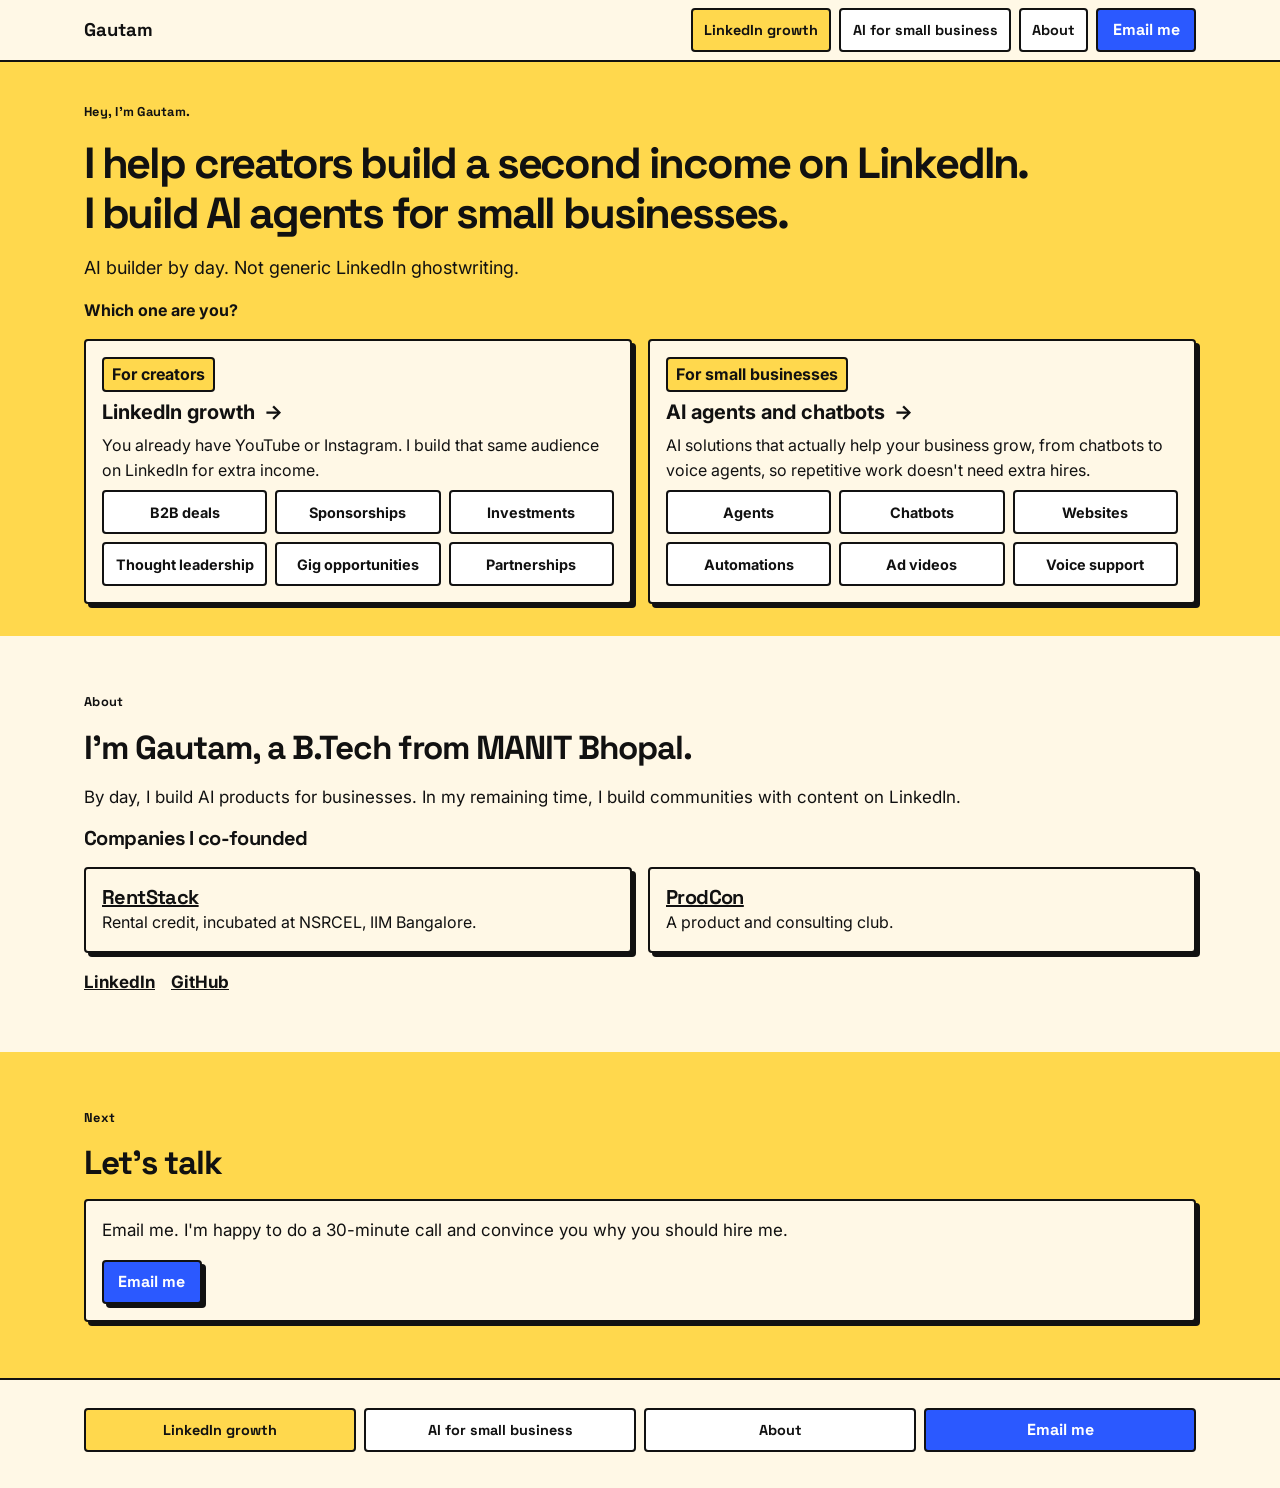
<file: index.html>
<!DOCTYPE html>
<html lang="en">
<head>
  <meta charset="utf-8">
  <meta name="viewport" content="width=device-width, initial-scale=1">
  <title>Gautam Kumar | LinkedIn growth for creators. AI agents for small businesses.</title>
  <meta name="description" content="Not generic LinkedIn ghostwriting. I build a LinkedIn audience for people who already have YouTube or Instagram, and I build AI agents for small businesses.">
  <link rel="canonical" href="https://pmwithgautam.github.io/">
  <meta property="og:type" content="website">
  <meta property="og:title" content="Gautam Kumar | LinkedIn growth for creators. AI agents for small businesses.">
  <meta property="og:description" content="Not generic LinkedIn ghostwriting. I build a LinkedIn audience for people who already have YouTube or Instagram, and I build AI agents for small businesses.">
  <meta property="og:url" content="https://pmwithgautam.github.io/">
  <meta name="twitter:card" content="summary">
  <meta name="twitter:title" content="Gautam Kumar | LinkedIn growth for creators. AI agents for small businesses.">
  <meta name="twitter:description" content="Not generic LinkedIn ghostwriting. I build a LinkedIn audience for people who already have YouTube or Instagram, and I build AI agents for small businesses.">
  <link rel="preconnect" href="https://fonts.googleapis.com">
  <link rel="preconnect" href="https://fonts.gstatic.com" crossorigin>
  <link href="https://fonts.googleapis.com/css2?family=Inter:wght@400;600;700&amp;family=Space+Grotesk:wght@500;700&amp;display=swap" rel="stylesheet">
  <link rel="stylesheet" href="style.css">
</head>
<body>
  <a class="skip" href="#main">Skip to content</a>
  <div class="progress" aria-hidden="true"></div>
  <header class="topbar">
    <div class="wrap bar">
      <a class="brand" href="index.html">Gautam</a>
      <nav class="nav" aria-label="Primary">
        <a class="nav-li" href="linkedin.html">LinkedIn growth</a>
        <a class="nav-ai" href="build.html">AI for small business</a>
        <a class="nav-about" href="index.html#about">About</a>
        <a class="btn" href="mailto:gautamkumarsingh104@gmail.com">Email me</a>
      </nav>
    </div>
  </header>
  <main id="main">
    <section class="band-yellow hero">
      <div class="wrap stack">
        <p class="label">Hey, I'm Gautam.</p>
        <h1>I help creators build a second income on LinkedIn.<br>I build AI agents for small businesses.</h1>
        <p class="sub">AI builder by day. Not generic LinkedIn ghostwriting.</p>
        <p class="ask">Which one are you?</p>
        <div class="grid grid-2">
          <a class="door" href="linkedin.html">
            <span class="mini">For creators</span>
            <strong>LinkedIn growth <span class="arrow" aria-hidden="true">→</span></strong>
            <span>You already have YouTube or Instagram. I build that same audience on LinkedIn for extra income.</span>
            <span class="tags">
              <span class="tag">B2B deals</span>
              <span class="tag">Sponsorships</span>
              <span class="tag">Investments</span>
              <span class="tag">Thought leadership</span>
              <span class="tag">Gig opportunities</span>
              <span class="tag">Partnerships</span>
            </span>
          </a>
          <a class="door" href="build.html">
            <span class="mini">For small businesses</span>
            <strong>AI agents and chatbots <span class="arrow" aria-hidden="true">→</span></strong>
            <span>AI solutions that actually help your business grow, from chatbots to voice agents, so repetitive work doesn't need extra hires.</span>
            <span class="tags">
              <span class="tag">Agents</span>
              <span class="tag">Chatbots</span>
              <span class="tag">Websites</span>
              <span class="tag">Automations</span>
              <span class="tag">Ad videos</span>
              <span class="tag">Voice support</span>
            </span>
          </a>
        </div>
      </div>
    </section>

    <section class="band-cream" id="about">
      <div class="wrap stack">
        <p class="label">About</p>
        <h2>I'm Gautam, a B.Tech from MANIT Bhopal.</h2>
        <p>By day, I build AI products for businesses. In my remaining time, I build communities with content on LinkedIn.</p>
        <h3>Companies I co-founded</h3>
        <div class="grid grid-2">
          <article class="card">
            <h3><a href="https://rentstack-orcin.vercel.app/">RentStack</a></h3>
            <p>Rental credit, incubated at NSRCEL, IIM Bangalore.</p>
          </article>
          <article class="card">
            <h3><a href="https://www.linkedin.com/company/prodcon-the-product-consulting-club-manit-bhopal%C2%A0-nit-b/">ProdCon</a></h3>
            <p>A product and consulting club.</p>
          </article>
        </div>
        <p class="links">
          <a href="https://www.linkedin.com/in/gautam-kumar1/">LinkedIn</a>
          <a href="https://github.com/PMwithgautam">GitHub</a>
        </p>
      </div>
    </section>

    <section class="band-yellow" id="contact">
      <div class="wrap stack">
        <p class="label">Next</p>
        <h2>Let's talk</h2>
        <div class="panel">
          <p>Email me. I'm happy to do a 30-minute call and convince you why you should hire me.</p>
          <a class="btn" href="mailto:gautamkumarsingh104@gmail.com">Email me</a>
        </div>
      </div>
    </section>
  </main>
  <footer class="site-footer">
    <div class="wrap">
      <nav class="nav foot-nav" aria-label="Footer">
        <a class="nav-li" href="linkedin.html">LinkedIn growth</a>
        <a class="nav-ai" href="build.html">AI for small business</a>
        <a class="nav-about" href="index.html#about">About</a>
        <a class="btn" href="mailto:gautamkumarsingh104@gmail.com">Email me</a>
      </nav>
    </div>
  </footer>
  <script src="script.js"></script>
</body>
</html>
</file>
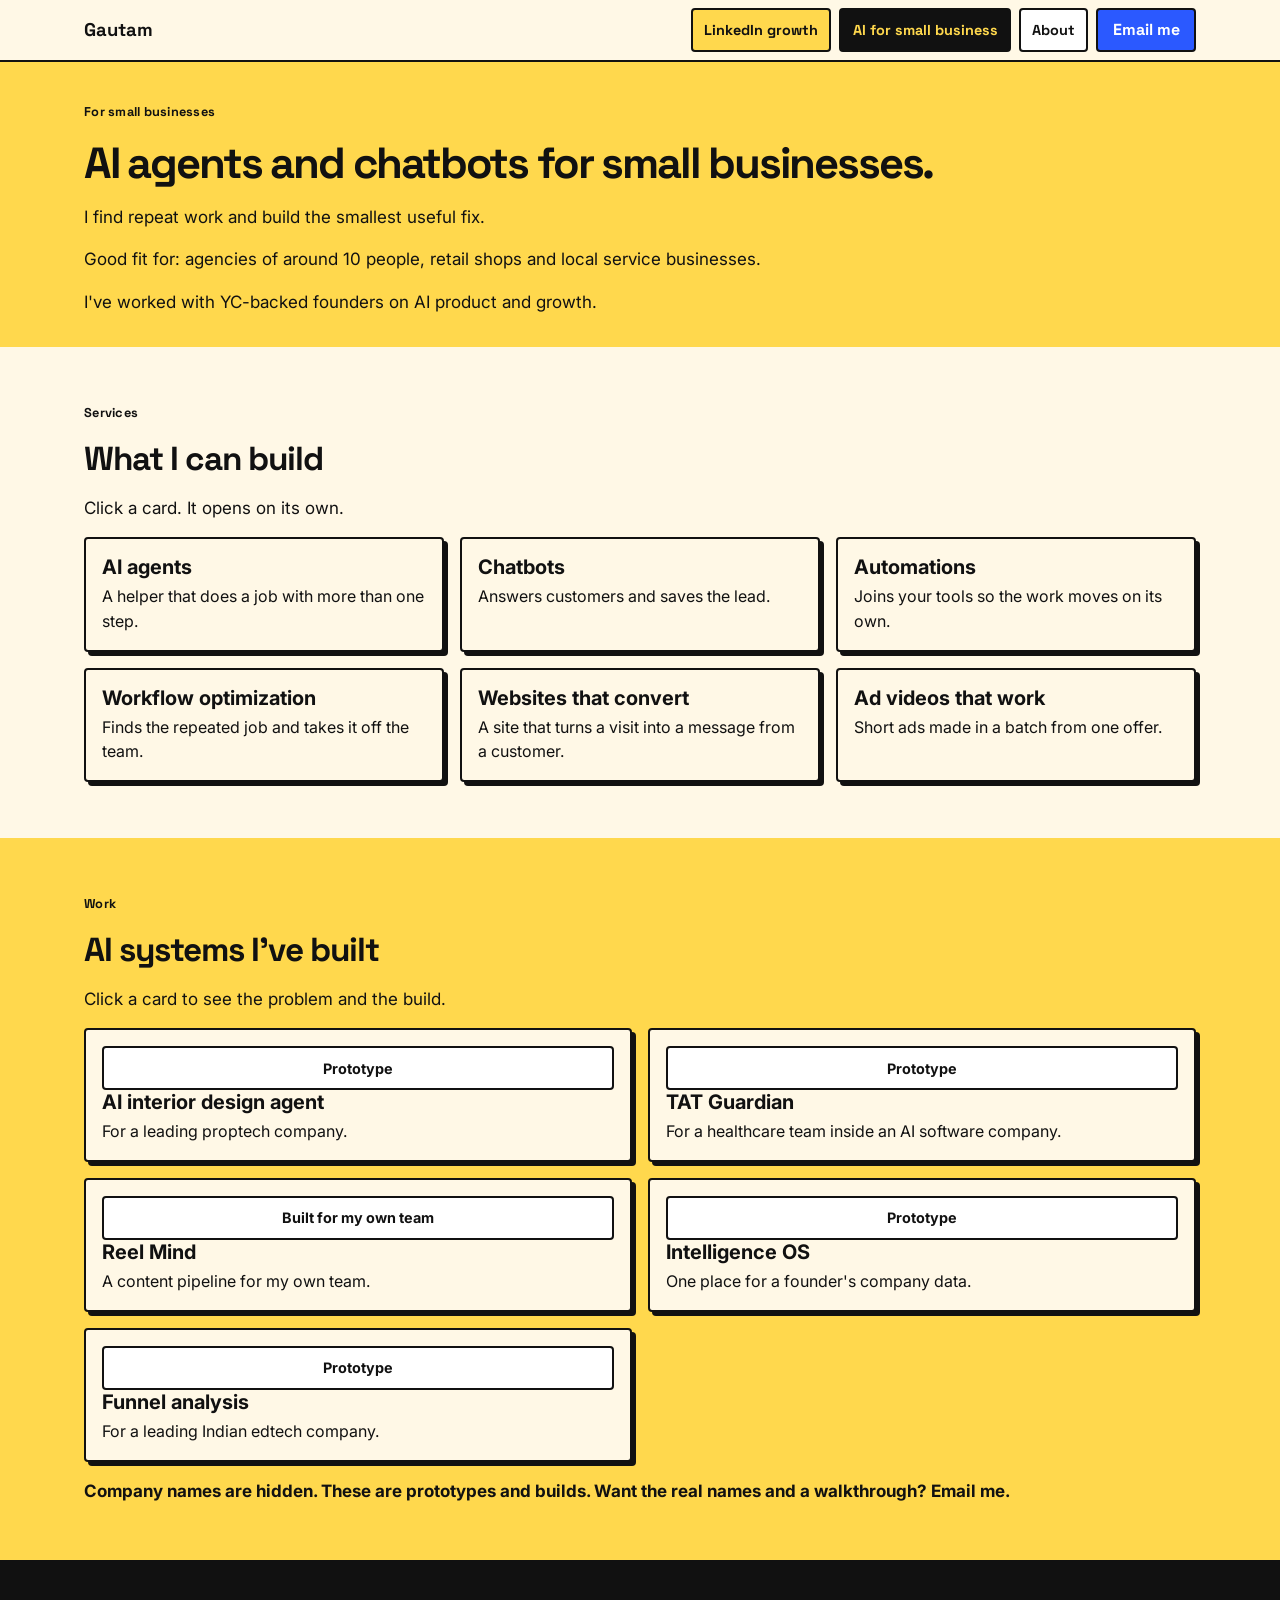
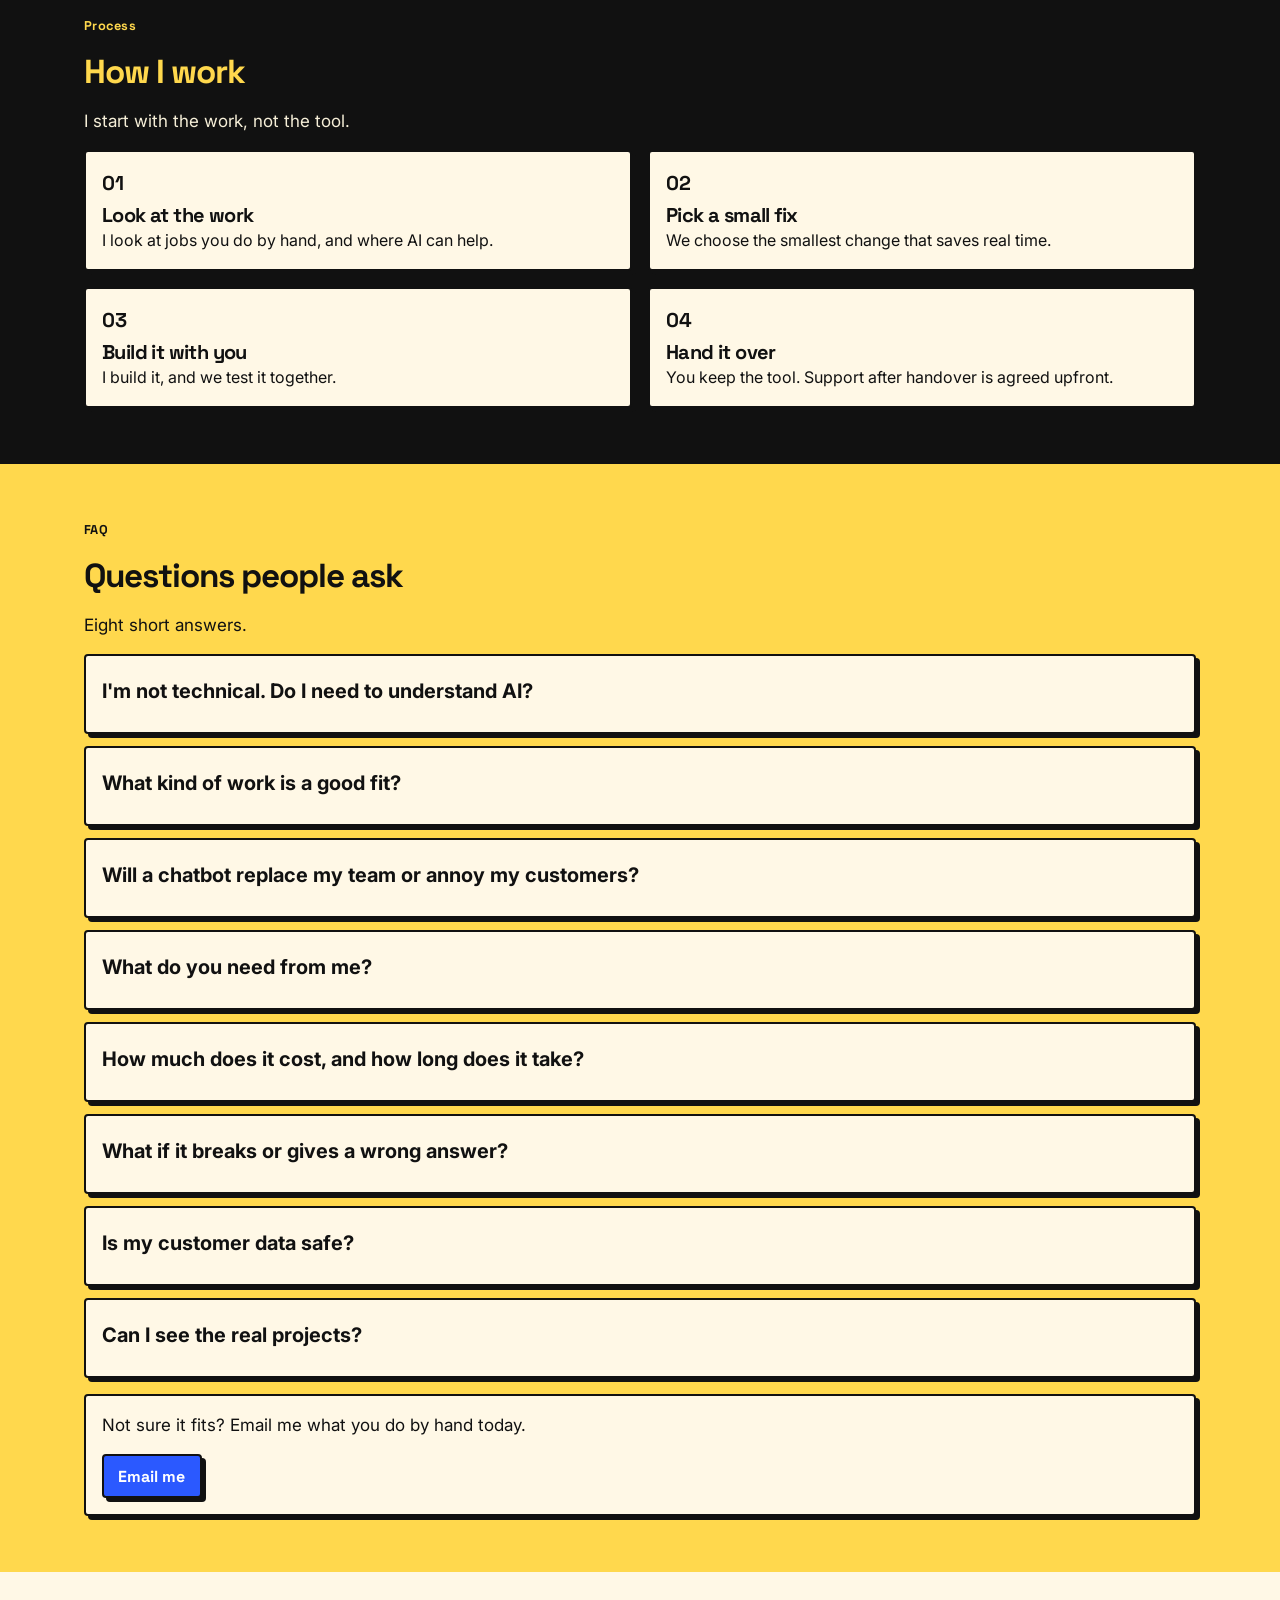
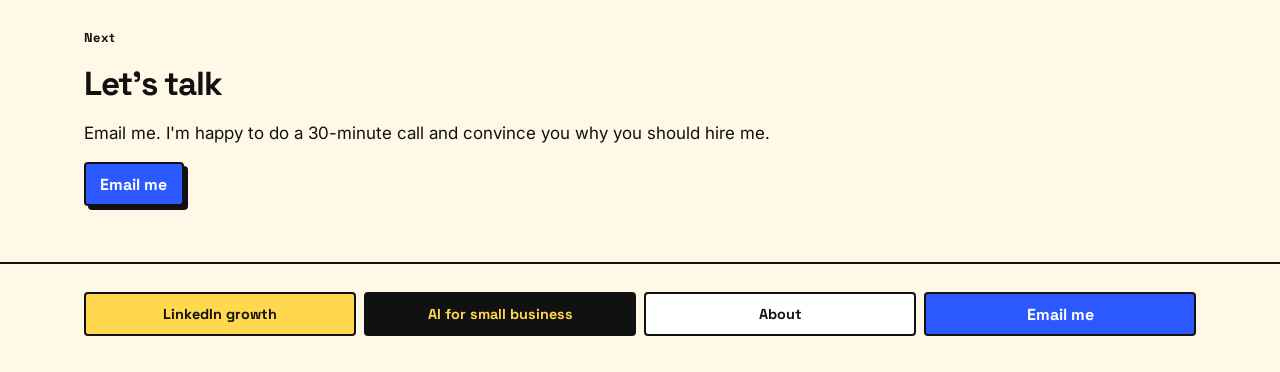
<file: build.html>
<!DOCTYPE html>
<html lang="en">
<head>
  <meta charset="utf-8">
  <meta name="viewport" content="width=device-width, initial-scale=1">
  <title>AI agents and chatbots for small businesses | Gautam Kumar</title>
  <meta name="description" content="AI agents, chatbots and automations for small businesses. Built by an AI builder.">
  <link rel="canonical" href="https://pmwithgautam.github.io/build.html">
  <meta property="og:type" content="website">
  <meta property="og:title" content="AI agents and chatbots for small businesses | Gautam Kumar">
  <meta property="og:description" content="AI agents, chatbots and automations for small businesses. Built by an AI builder.">
  <meta property="og:url" content="https://pmwithgautam.github.io/build.html">
  <meta name="twitter:card" content="summary">
  <meta name="twitter:title" content="AI agents and chatbots for small businesses | Gautam Kumar">
  <meta name="twitter:description" content="AI agents, chatbots and automations for small businesses. Built by an AI builder.">
  <link rel="preconnect" href="https://fonts.googleapis.com">
  <link rel="preconnect" href="https://fonts.gstatic.com" crossorigin>
  <link href="https://fonts.googleapis.com/css2?family=Inter:wght@400;600;700&amp;family=Space+Grotesk:wght@500;700&amp;display=swap" rel="stylesheet">
  <link rel="stylesheet" href="style.css">
</head>
<body>
  <a class="skip" href="#main">Skip to content</a>
  <div class="progress" aria-hidden="true"></div>
  <header class="topbar">
    <div class="wrap bar">
      <a class="brand" href="index.html">Gautam</a>
      <nav class="nav" aria-label="Primary">
        <a class="nav-li" href="linkedin.html">LinkedIn growth</a>
        <a class="nav-ai is-current" href="build.html" aria-current="page">AI for small business</a>
        <a class="nav-about" href="index.html#about">About</a>
        <a class="btn" href="mailto:gautamkumarsingh104@gmail.com">Email me</a>
      </nav>
    </div>
  </header>
  <main id="main">
    <section class="band-yellow hero">
      <div class="wrap stack">
        <p class="label">For small businesses</p>
        <h1>AI agents and chatbots for small businesses.</h1>
        <p>I find repeat work and build the smallest useful fix.</p>
        <p>Good fit for: agencies of around 10 people, retail shops and local service businesses.</p>
        <p>I've worked with YC-backed founders on AI product and growth.</p>
      </div>
    </section>

    <section class="band-cream">
      <div class="wrap stack">
        <p class="label">Services</p>
        <h2>What I can build</h2>
        <p>Click a card. It opens on its own.</p>
        <div class="grid grid-3 exclusive">
          <article class="acc card">
            <button class="acc-btn" type="button" aria-expanded="false">
              <span class="acc-title">AI agents</span>
              <span class="acc-line">A helper that does a job with more than one step.</span>
            </button>
            <div class="acc-body">
              <p><strong>Good fit if.</strong> One person repeats the same steps each time.</p>
              <p><strong>What I need from you.</strong> The steps, plus a few real examples.</p>
              <p><strong>Small business example.</strong> A bot that reads new messages and sets the next step.</p>
            </div>
          </article>
          <article class="acc card">
            <button class="acc-btn" type="button" aria-expanded="false">
              <span class="acc-title">Chatbots</span>
              <span class="acc-line">Answers customers and saves the lead.</span>
            </button>
            <div class="acc-body">
              <p><strong>Good fit if.</strong> People ask the same questions all day.</p>
              <p><strong>What I need from you.</strong> Your common questions and the answers you want.</p>
              <p><strong>Small business example.</strong> A WhatsApp or site bot that answers those questions all night.</p>
            </div>
          </article>
          <article class="acc card">
            <button class="acc-btn" type="button" aria-expanded="false">
              <span class="acc-title">Automations</span>
              <span class="acc-line">Joins your tools so the work moves on its own.</span>
            </button>
            <div class="acc-body">
              <p><strong>Good fit if.</strong> Leads, orders, or reminders slip through.</p>
              <p><strong>What I need from you.</strong> The tools you use and the handoff you want.</p>
              <p><strong>Small business example.</strong> Follow-up on each lead, reminders, and order updates.</p>
            </div>
          </article>
          <article class="acc card">
            <button class="acc-btn" type="button" aria-expanded="false">
              <span class="acc-title">Workflow optimization</span>
              <span class="acc-line">Finds the repeated job and takes it off the team.</span>
            </button>
            <div class="acc-body">
              <p><strong>Good fit if.</strong> The same task still needs a person every day.</p>
              <p><strong>What I need from you.</strong> Show me one real day of the work.</p>
              <p><strong>Small business example.</strong> Your team re-types orders into a sheet. I connect the form to the sheet.</p>
            </div>
          </article>
          <article class="acc card">
            <button class="acc-btn" type="button" aria-expanded="false">
              <span class="acc-title">Websites that convert</span>
              <span class="acc-line">A site that turns a visit into a message from a customer.</span>
            </button>
            <div class="acc-body">
              <p><strong>Good fit if.</strong> People leave without a way to reach you.</p>
              <p><strong>What I need from you.</strong> Your offer, and a few sites you like.</p>
              <p><strong>Small business example.</strong> A one-page site that sends each message to you.</p>
            </div>
          </article>
          <article class="acc card">
            <button class="acc-btn" type="button" aria-expanded="false">
              <span class="acc-title">Ad videos that work</span>
              <span class="acc-line">Short ads made in a batch from one offer.</span>
            </button>
            <div class="acc-body">
              <p><strong>Good fit if.</strong> You need many ads and don't want a new shoot.</p>
              <p><strong>What I need from you.</strong> The offer, the audience, and ads you like.</p>
              <p><strong>Small business example.</strong> A set of short ads you can test this week.</p>
            </div>
          </article>
        </div>
      </div>
    </section>

    <section class="band-yellow">
      <div class="wrap stack">
        <p class="label">Work</p>
        <h2>AI systems I've built</h2>
        <p>Click a card to see the problem and the build.</p>
        <div class="grid grid-2 exclusive">
          <article class="acc card">
            <button class="acc-btn" type="button" aria-expanded="false">
              <span class="tag">Prototype</span>
              <span class="acc-title">AI interior design agent</span>
              <span class="acc-line">For a leading proptech company.</span>
            </button>
            <div class="acc-body">
              <p><strong>Problem.</strong> Planning a room takes a lot of back and forth with a designer.</p>
              <p><strong>What I built.</strong> An agent you can try and ask for design ideas.</p>
              <p class="card-actions">
                <a class="btn" href="https://ai-interior-design-agent.streamlit.app/">Live demo</a>
                <a class="btn btn-ghost" href="https://github.com/gautamkumarsingh104-ui/ai-interior-design-agent">Code</a>
              </p>
            </div>
          </article>
          <article class="acc card">
            <button class="acc-btn" type="button" aria-expanded="false">
              <span class="tag">Prototype</span>
              <span class="acc-title">TAT Guardian</span>
              <span class="acc-line">For a healthcare team inside an AI software company.</span>
            </button>
            <div class="acc-body">
              <p><strong>Problem.</strong> Hospital desks can miss the time window on a cashless claim.</p>
              <p><strong>What I built.</strong> It watches claims and flags them before the window closes.</p>
              <p class="card-actions"><a class="btn" href="https://tat-guardian.vercel.app/">Live demo</a></p>
            </div>
          </article>
          <article class="acc card">
            <button class="acc-btn" type="button" aria-expanded="false">
              <span class="tag">Built for my own team</span>
              <span class="acc-title">Reel Mind</span>
              <span class="acc-line">A content pipeline for my own team.</span>
            </button>
            <div class="acc-body">
              <p><strong>Problem.</strong> The team had to research, write, and shoot every video.</p>
              <p><strong>What I built.</strong> Type 3 or 4 words and get a video in about 20 seconds.</p>
              <p class="card-actions"><a class="btn" href="https://reelmind-pdzf.vercel.app/">Live demo</a></p>
            </div>
          </article>
          <article class="acc card">
            <button class="acc-btn" type="button" aria-expanded="false">
              <span class="tag">Prototype</span>
              <span class="acc-title">Intelligence OS</span>
              <span class="acc-line">One place for a founder's company data.</span>
            </button>
            <div class="acc-body">
              <p><strong>Problem.</strong> Company data sits in many tools.</p>
              <p><strong>What I built.</strong> It pulls those tools into one view you can open.</p>
              <p class="card-actions"><a class="btn" href="mailto:gautamkumarsingh104@gmail.com">Email me</a></p>
            </div>
          </article>
          <article class="acc card">
            <button class="acc-btn" type="button" aria-expanded="false">
              <span class="tag">Prototype</span>
              <span class="acc-title">Funnel analysis</span>
              <span class="acc-line">For a leading Indian edtech company.</span>
            </button>
            <div class="acc-body">
              <p><strong>Problem.</strong> A company didn't know where its sales funnel loses the most money.</p>
              <p><strong>What I built.</strong> The analysis, plus a working prototype for one fix.</p>
              <p class="card-actions"><a class="btn" href="mailto:gautamkumarsingh104@gmail.com">Email me</a></p>
            </div>
          </article>
        </div>
        <p><strong>Company names are hidden. These are prototypes and builds. Want the real names and a walkthrough? Email me.</strong></p>
      </div>
    </section>

    <section class="band-black">
      <div class="wrap stack">
        <p class="label">Process</p>
        <h2>How I work</h2>
        <p>I start with the work, not the tool.</p>
        <div class="grid grid-2">
          <article class="card step">
            <b>01</b>
            <h3>Look at the work</h3>
            <p>I look at jobs you do by hand, and where AI can help.</p>
          </article>
          <article class="card step">
            <b>02</b>
            <h3>Pick a small fix</h3>
            <p>We choose the smallest change that saves real time.</p>
          </article>
          <article class="card step">
            <b>03</b>
            <h3>Build it with you</h3>
            <p>I build it, and we test it together.</p>
          </article>
          <article class="card step">
            <b>04</b>
            <h3>Hand it over</h3>
            <p>You keep the tool. Support after handover is agreed upfront.</p>
          </article>
        </div>
      </div>
    </section>

    <section class="band-yellow">
      <div class="wrap stack">
        <p class="label">FAQ</p>
        <h2>Questions people ask</h2>
        <p>Eight short answers.</p>
        <div class="exclusive">
          <div class="acc">
            <button class="acc-btn" type="button" aria-expanded="false"><span class="acc-title">I'm not technical. Do I need to understand AI?</span></button>
            <div class="acc-body"><p>No. You show me the work you do by hand. I handle the technical side and explain it in plain words.</p></div>
          </div>
          <div class="acc">
            <button class="acc-btn" type="button" aria-expanded="false"><span class="acc-title">What kind of work is a good fit?</span></button>
            <div class="acc-body"><p>Work you repeat: answering the same questions, following up on leads, entering orders, sending reminders. If every case needs a person's judgment, it's probably not a fit.</p></div>
          </div>
          <div class="acc">
            <button class="acc-btn" type="button" aria-expanded="false"><span class="acc-title">Will a chatbot replace my team or annoy my customers?</span></button>
            <div class="acc-body"><p>It handles the repeat questions. I design it to pass anything it's unsure about to you, so customers aren't stuck with a bot.</p></div>
          </div>
          <div class="acc">
            <button class="acc-btn" type="button" aria-expanded="false"><span class="acc-title">What do you need from me?</span></button>
            <div class="acc-body"><p>Access to the work as it runs today, a few real examples, and someone on your side to test it.</p></div>
          </div>
          <div class="acc">
            <button class="acc-btn" type="button" aria-expanded="false"><span class="acc-title">How much does it cost, and how long does it take?</span></button>
            <div class="acc-body"><p>Both depend on what we build. After one conversation, I give you the price and a timeline before any work starts.</p></div>
          </div>
          <div class="acc">
            <button class="acc-btn" type="button" aria-expanded="false"><span class="acc-title">What if it breaks or gives a wrong answer?</span></button>
            <div class="acc-body"><p>We agree on support after handover before we start. I'll tell you plainly what's included.</p></div>
          </div>
          <div class="acc">
            <button class="acc-btn" type="button" aria-expanded="false"><span class="acc-title">Is my customer data safe?</span></button>
            <div class="acc-body"><p>I ask only for the access the build needs. I tell you where your data goes before we begin. The details depend on the tools we use.</p></div>
          </div>
          <div class="acc">
            <button class="acc-btn" type="button" aria-expanded="false"><span class="acc-title">Can I see the real projects?</span></button>
            <div class="acc-body"><p>Yes. Email me and I'll walk you through them on a call.</p></div>
          </div>
        </div>
        <div class="panel">
          <p>Not sure it fits? Email me what you do by hand today.</p>
          <a class="btn" href="mailto:gautamkumarsingh104@gmail.com">Email me</a>
        </div>
      </div>
    </section>

    <section class="band-cream" id="contact">
      <div class="wrap stack">
        <p class="label">Next</p>
        <h2>Let's talk</h2>
        <p>Email me. I'm happy to do a 30-minute call and convince you why you should hire me.</p>
        <p><a class="btn" href="mailto:gautamkumarsingh104@gmail.com">Email me</a></p>
      </div>
    </section>
  </main>
  <footer class="site-footer">
    <div class="wrap">
      <nav class="nav foot-nav" aria-label="Footer">
        <a class="nav-li" href="linkedin.html">LinkedIn growth</a>
        <a class="nav-ai is-current" href="build.html" aria-current="page">AI for small business</a>
        <a class="nav-about" href="index.html#about">About</a>
        <a class="btn" href="mailto:gautamkumarsingh104@gmail.com">Email me</a>
      </nav>
    </div>
  </footer>
  <script src="script.js"></script>
</body>
</html>
</file>
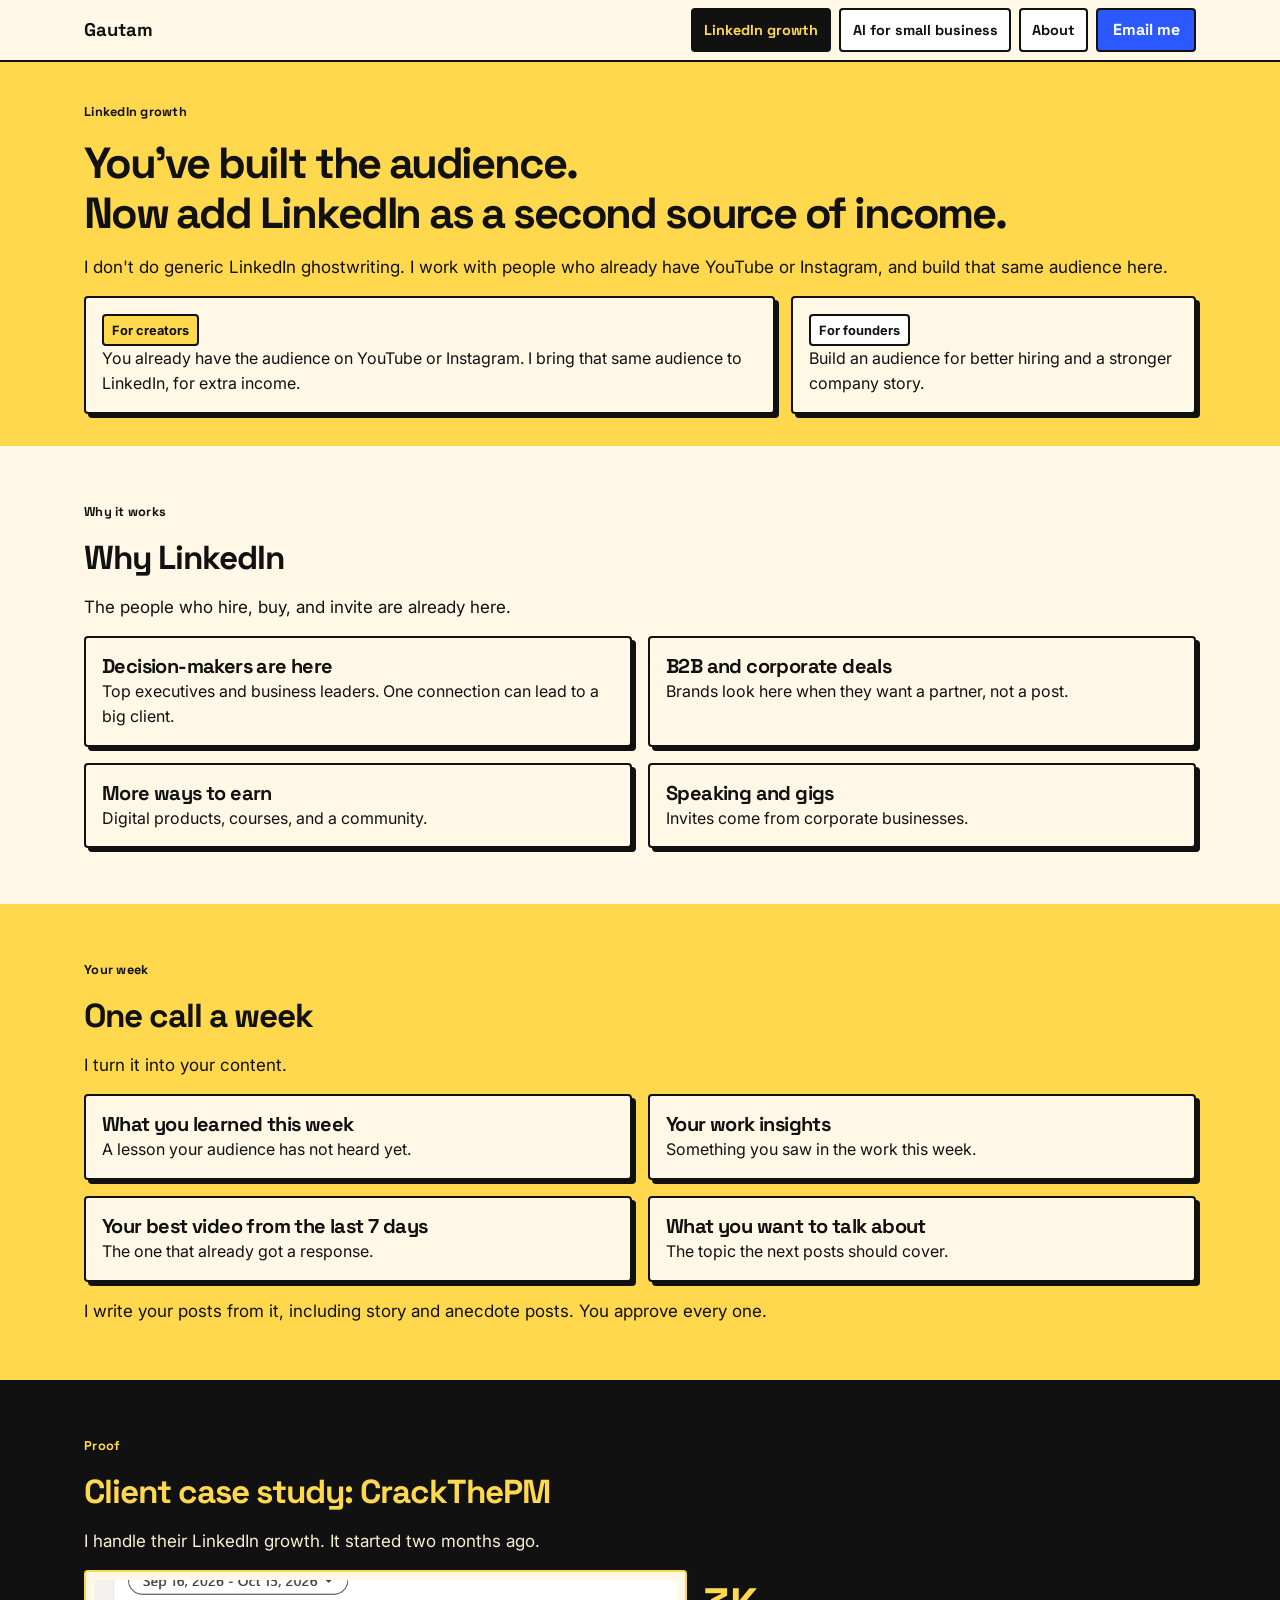
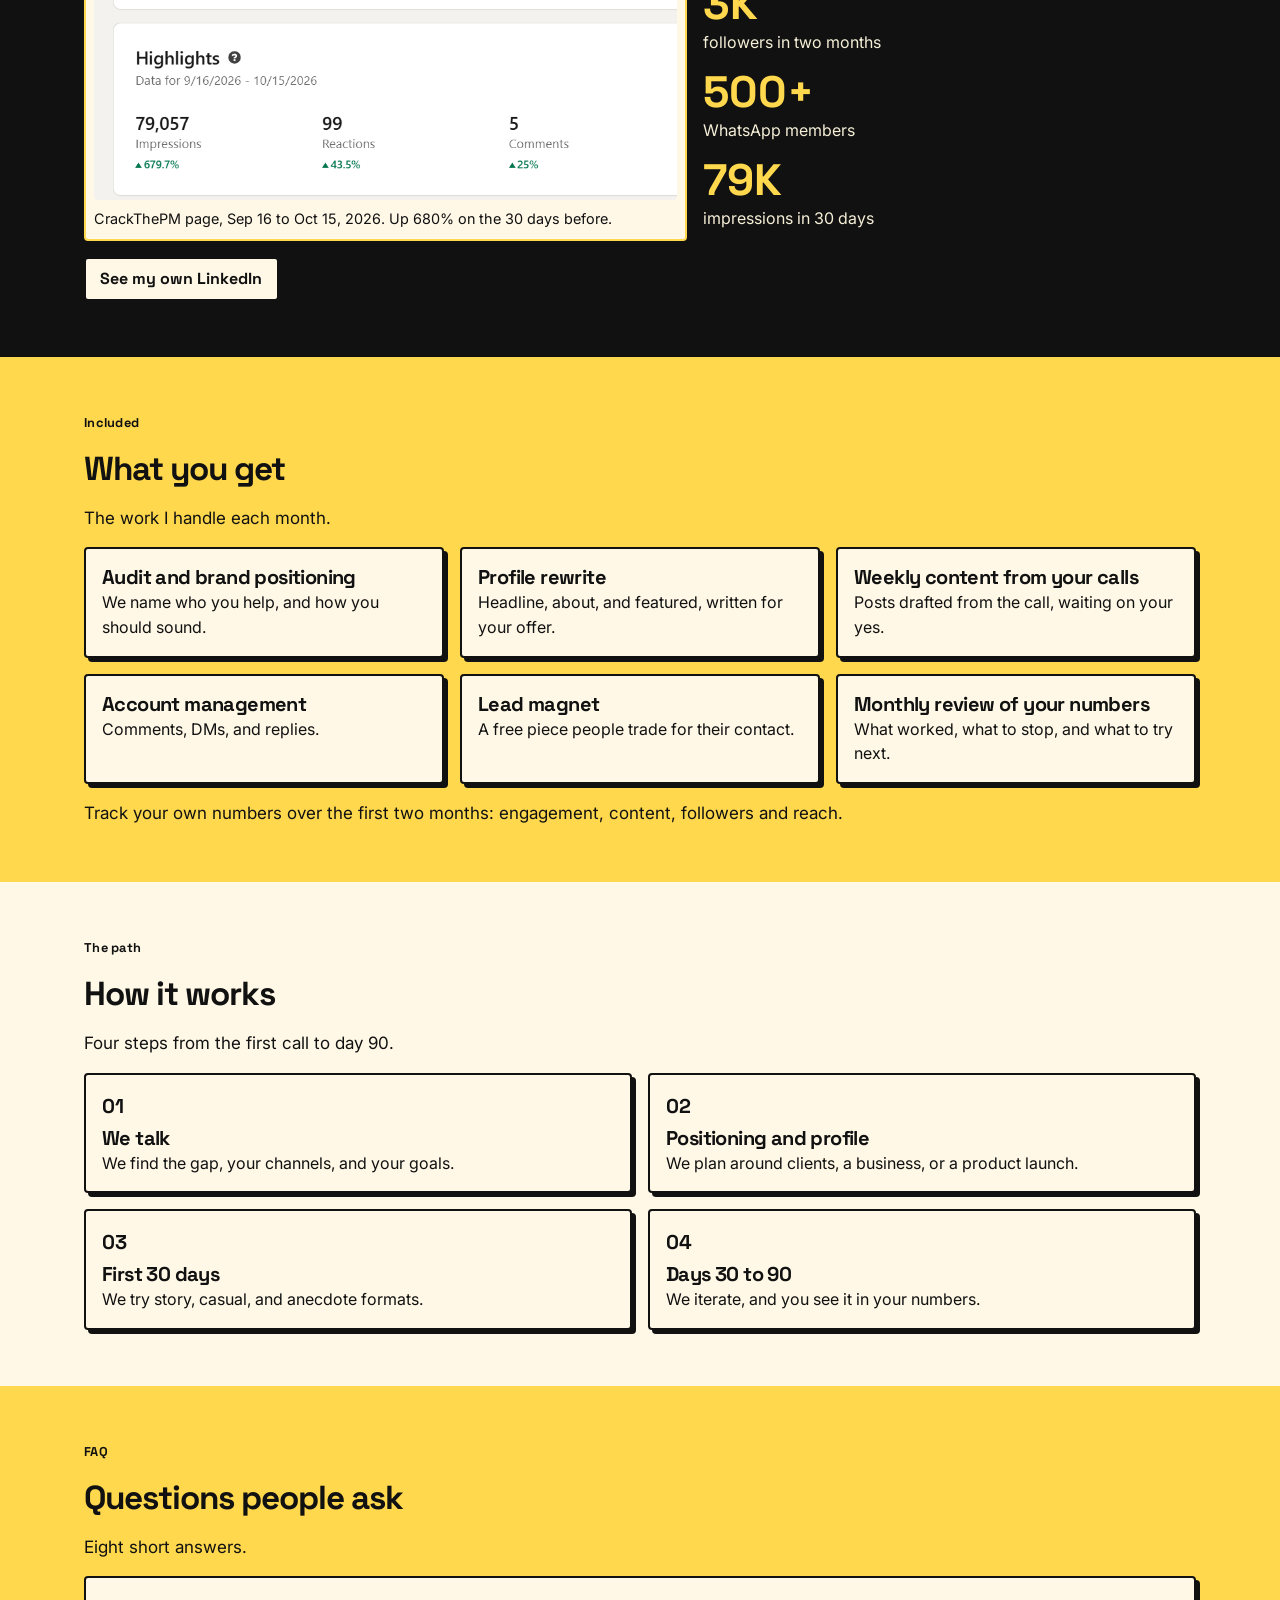
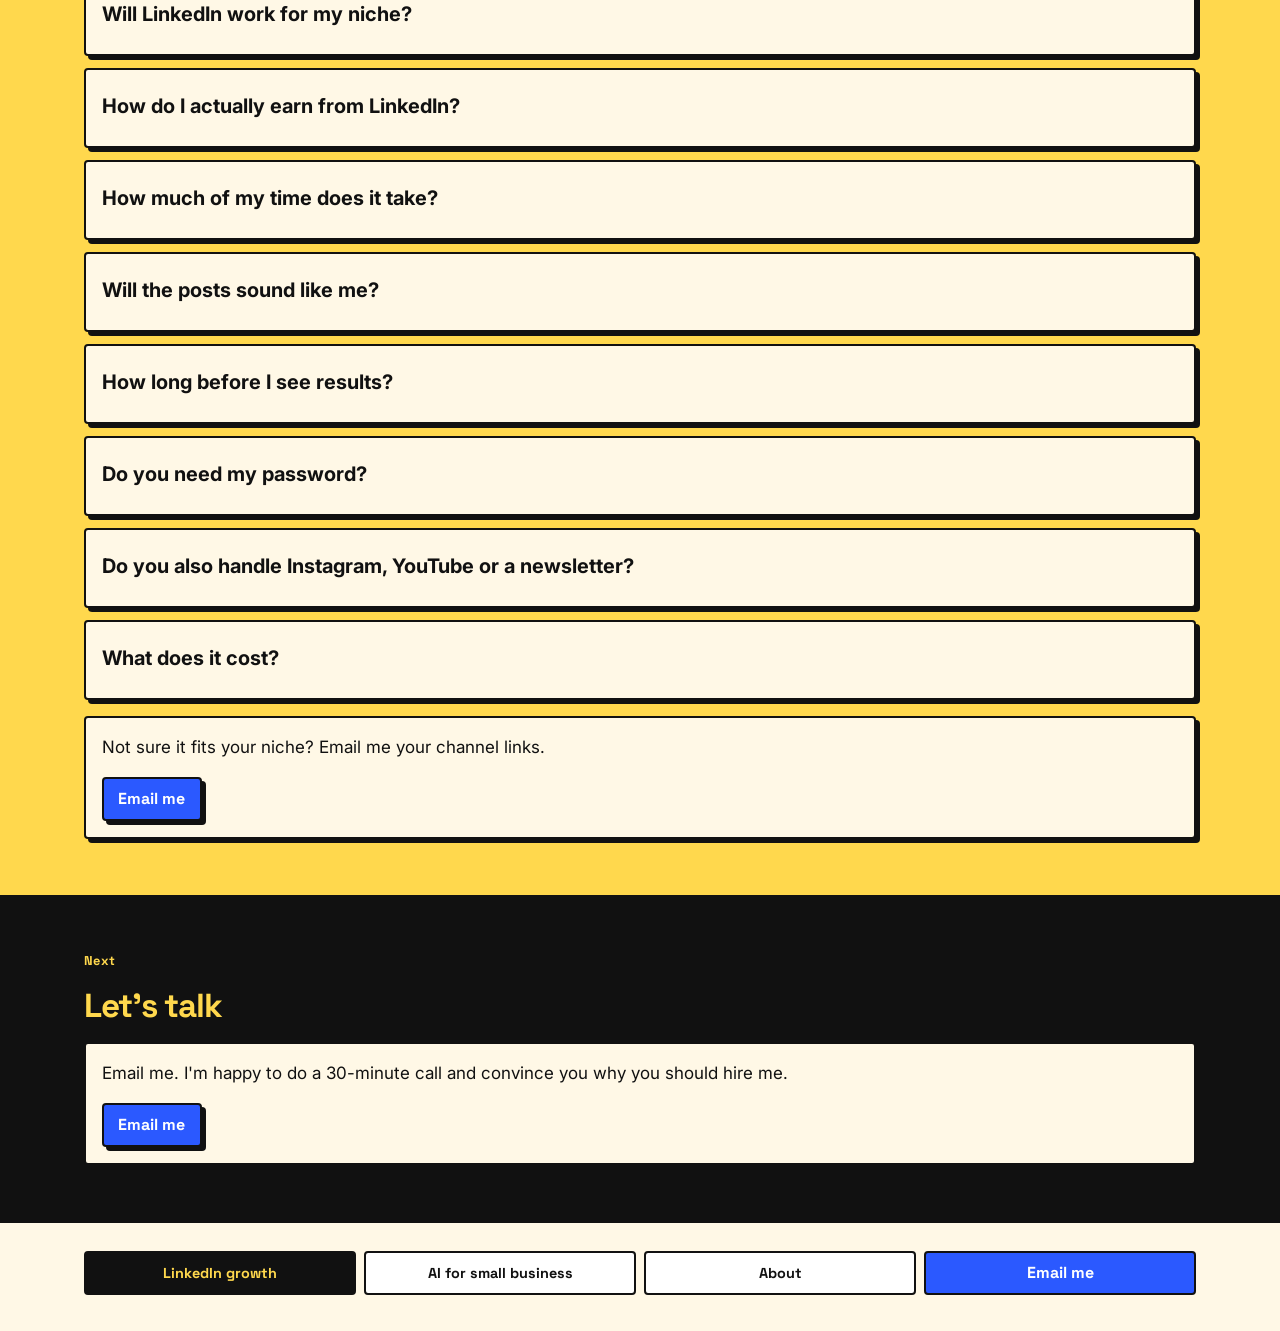
<file: linkedin.html>
<!DOCTYPE html>
<html lang="en">
<head>
  <meta charset="utf-8">
  <meta name="viewport" content="width=device-width, initial-scale=1">
  <title>LinkedIn growth for creators and founders | Gautam Kumar</title>
  <meta name="description" content="Not generic LinkedIn ghostwriting. I build the same audience on LinkedIn for people who already have YouTube or Instagram.">
  <link rel="canonical" href="https://pmwithgautam.github.io/linkedin.html">
  <meta property="og:type" content="website">
  <meta property="og:title" content="LinkedIn growth for creators and founders | Gautam Kumar">
  <meta property="og:description" content="Not generic LinkedIn ghostwriting. I build the same audience on LinkedIn for people who already have YouTube or Instagram.">
  <meta property="og:url" content="https://pmwithgautam.github.io/linkedin.html">
  <meta name="twitter:card" content="summary">
  <meta name="twitter:title" content="LinkedIn growth for creators and founders | Gautam Kumar">
  <meta name="twitter:description" content="Not generic LinkedIn ghostwriting. I build the same audience on LinkedIn for people who already have YouTube or Instagram.">
  <link rel="preconnect" href="https://fonts.googleapis.com">
  <link rel="preconnect" href="https://fonts.gstatic.com" crossorigin>
  <link href="https://fonts.googleapis.com/css2?family=Inter:wght@400;600;700&amp;family=Space+Grotesk:wght@500;700&amp;display=swap" rel="stylesheet">
  <link rel="stylesheet" href="style.css">
</head>
<body>
  <a class="skip" href="#main">Skip to content</a>
  <div class="progress" aria-hidden="true"></div>
  <header class="topbar">
    <div class="wrap bar">
      <a class="brand" href="index.html">Gautam</a>
      <nav class="nav" aria-label="Primary">
        <a class="nav-li is-current" href="linkedin.html" aria-current="page">LinkedIn growth</a>
        <a class="nav-ai" href="build.html">AI for small business</a>
        <a class="nav-about" href="index.html#about">About</a>
        <a class="btn" href="mailto:gautamkumarsingh104@gmail.com">Email me</a>
      </nav>
    </div>
  </header>
  <main id="main">
    <section class="band-yellow hero">
      <div class="wrap stack">
        <p class="label">LinkedIn growth</p>
        <h1>You've built the audience.<br>Now add LinkedIn as a second source of income.</h1>
        <p>I don't do generic LinkedIn ghostwriting. I work with people who already have YouTube or Instagram, and build that same audience here.</p>
        <div class="grid hero-split">
          <article class="card">
            <span class="mini">For creators</span>
            <p>You already have the audience on YouTube or Instagram. I bring that same audience to LinkedIn, for extra income.</p>
          </article>
          <article class="card hero-side">
            <span class="mini">For founders</span>
            <p>Build an audience for better hiring and a stronger company story.</p>
          </article>
        </div>
      </div>
    </section>

    <section class="band-cream">
      <div class="wrap stack">
        <p class="label">Why it works</p>
        <h2>Why LinkedIn</h2>
        <p>The people who hire, buy, and invite are already here.</p>
        <div class="grid grid-2">
          <article class="card">
            <h3>Decision-makers are here</h3>
            <p>Top executives and business leaders. One connection can lead to a big client.</p>
          </article>
          <article class="card">
            <h3>B2B and corporate deals</h3>
            <p>Brands look here when they want a partner, not a post.</p>
          </article>
          <article class="card">
            <h3>More ways to earn</h3>
            <p>Digital products, courses, and a community.</p>
          </article>
          <article class="card">
            <h3>Speaking and gigs</h3>
            <p>Invites come from corporate businesses.</p>
          </article>
        </div>
      </div>
    </section>

    <section class="band-yellow">
      <div class="wrap stack">
        <p class="label">Your week</p>
        <h2>One call a week</h2>
        <p>I turn it into your content.</p>
        <div class="grid grid-2">
          <article class="card">
            <h3>What you learned this week</h3>
            <p>A lesson your audience has not heard yet.</p>
          </article>
          <article class="card">
            <h3>Your work insights</h3>
            <p>Something you saw in the work this week.</p>
          </article>
          <article class="card">
            <h3>Your best video from the last 7 days</h3>
            <p>The one that already got a response.</p>
          </article>
          <article class="card">
            <h3>What you want to talk about</h3>
            <p>The topic the next posts should cover.</p>
          </article>
        </div>
        <p>I write your posts from it, including story and anecdote posts. You approve every one.</p>
      </div>
    </section>

    <section class="band-black">
      <div class="wrap stack">
        <p class="label">Proof</p>
        <h2>Client case study: CrackThePM</h2>
        <p>I handle their LinkedIn growth. It started two months ago.</p>
        <div class="proof-layout">
          <figure class="shot">
            <img src="img/analytics.png" alt="CrackThePM LinkedIn analytics" width="800" height="520">
            <figcaption>CrackThePM page, Sep 16 to Oct 15, 2026. Up 680% on the 30 days before.</figcaption>
          </figure>
          <div class="stats">
            <p class="stat"><b>3K</b><span>followers in two months</span></p>
            <p class="stat"><b>500+</b><span>WhatsApp members</span></p>
            <p class="stat"><b>79K</b><span>impressions in 30 days</span></p>
          </div>
        </div>
        <p><a class="btn btn-ghost" href="https://www.linkedin.com/in/gautam-kumar1/">See my own LinkedIn</a></p>
        <div id="testimonial-host" hidden></div>
      </div>
    </section>

    <section class="band-yellow">
      <div class="wrap stack">
        <p class="label">Included</p>
        <h2>What you get</h2>
        <p>The work I handle each month.</p>
        <div class="grid grid-3">
          <article class="card">
            <h3>Audit and brand positioning</h3>
            <p>We name who you help, and how you should sound.</p>
          </article>
          <article class="card">
            <h3>Profile rewrite</h3>
            <p>Headline, about, and featured, written for your offer.</p>
          </article>
          <article class="card">
            <h3>Weekly content from your calls</h3>
            <p>Posts drafted from the call, waiting on your yes.</p>
          </article>
          <article class="card">
            <h3>Account management</h3>
            <p>Comments, DMs, and replies.</p>
          </article>
          <article class="card">
            <h3>Lead magnet</h3>
            <p>A free piece people trade for their contact.</p>
          </article>
          <article class="card">
            <h3>Monthly review of your numbers</h3>
            <p>What worked, what to stop, and what to try next.</p>
          </article>
        </div>
        <p>Track your own numbers over the first two months: engagement, content, followers and reach.</p>
      </div>
    </section>

    <section class="band-cream">
      <div class="wrap stack">
        <p class="label">The path</p>
        <h2>How it works</h2>
        <p>Four steps from the first call to day 90.</p>
        <div class="grid grid-2">
          <article class="card step">
            <b>01</b>
            <h3>We talk</h3>
            <p>We find the gap, your channels, and your goals.</p>
          </article>
          <article class="card step">
            <b>02</b>
            <h3>Positioning and profile</h3>
            <p>We plan around clients, a business, or a product launch.</p>
          </article>
          <article class="card step">
            <b>03</b>
            <h3>First 30 days</h3>
            <p>We try story, casual, and anecdote formats.</p>
          </article>
          <article class="card step">
            <b>04</b>
            <h3>Days 30 to 90</h3>
            <p>We iterate, and you see it in your numbers.</p>
          </article>
        </div>
      </div>
    </section>

    <section class="band-yellow">
      <div class="wrap stack">
        <p class="label">FAQ</p>
        <h2>Questions people ask</h2>
        <p>Eight short answers.</p>
        <div class="exclusive">
          <div class="acc">
            <button class="acc-btn" type="button" aria-expanded="false"><span class="acc-title">Will LinkedIn work for my niche?</span></button>
            <div class="acc-body"><p>It works best for business, tech, AI, finance, marketing, careers and education. If you make comedy or lifestyle content, it may not fit. I'll tell you on our first call.</p></div>
          </div>
          <div class="acc">
            <button class="acc-btn" type="button" aria-expanded="false"><span class="acc-title">How do I actually earn from LinkedIn?</span></button>
            <div class="acc-body"><p>LinkedIn doesn't pay you directly. It puts you in front of brands, companies and event organizers. Deals start as conversations. I set up your profile and lead magnet so those conversations begin.</p></div>
          </div>
          <div class="acc">
            <button class="acc-btn" type="button" aria-expanded="false"><span class="acc-title">How much of my time does it take?</span></button>
            <div class="acc-body"><p>One call a week, plus a quick look at each post before it goes out. That's it. I handle the writing and the comments.</p></div>
          </div>
          <div class="acc">
            <button class="acc-btn" type="button" aria-expanded="false"><span class="acc-title">Will the posts sound like me?</span></button>
            <div class="acc-body"><p>Yes. I write from what you say on our weekly call and from your own videos. You approve every post and can change anything.</p></div>
          </div>
          <div class="acc">
            <button class="acc-btn" type="button" aria-expanded="false"><span class="acc-title">How long before I see results?</span></button>
            <div class="acc-body"><p>The first 30 days are for testing formats. We review your numbers at day 30 and day 90. I can't guarantee followers or deals. For my client CrackThePM, the page reached 3K followers in two months.</p></div>
          </div>
          <div class="acc">
            <button class="acc-btn" type="button" aria-expanded="false"><span class="acc-title">Do you need my password?</span></button>
            <div class="acc-body"><p>No. You stay in control. Before we start, I'll tell you exactly what access I need, and you approve every post and reply.</p></div>
          </div>
          <div class="acc">
            <button class="acc-btn" type="button" aria-expanded="false"><span class="acc-title">Do you also handle Instagram, YouTube or a newsletter?</span></button>
            <div class="acc-body"><p>I only do LinkedIn. A newsletter on top of LinkedIn is an optional add-on for an extra charge.</p></div>
          </div>
          <div class="acc">
            <button class="acc-btn" type="button" aria-expanded="false"><span class="acc-title">What does it cost?</span></button>
            <div class="acc-body"><p>It's a monthly retainer. The price depends on how much you want handled. Email me and I'll tell you.</p></div>
          </div>
        </div>
        <div class="panel">
          <p>Not sure it fits your niche? Email me your channel links.</p>
          <a class="btn" href="mailto:gautamkumarsingh104@gmail.com">Email me</a>
        </div>
      </div>
    </section>

    <section class="band-black" id="contact">
      <div class="wrap stack">
        <p class="label">Next</p>
        <h2>Let's talk</h2>
        <div class="panel">
          <p>Email me. I'm happy to do a 30-minute call and convince you why you should hire me.</p>
          <a class="btn" href="mailto:gautamkumarsingh104@gmail.com">Email me</a>
        </div>
      </div>
    </section>
  </main>
  <footer class="site-footer">
    <div class="wrap">
      <nav class="nav foot-nav" aria-label="Footer">
        <a class="nav-li is-current" href="linkedin.html" aria-current="page">LinkedIn growth</a>
        <a class="nav-ai" href="build.html">AI for small business</a>
        <a class="nav-about" href="index.html#about">About</a>
        <a class="btn" href="mailto:gautamkumarsingh104@gmail.com">Email me</a>
      </nav>
    </div>
  </footer>
  <script src="script.js"></script>
</body>
</html>
</file>
<file: style.css>
:root {
  --yellow: #FFD84D;
  --ink: #111111;
  --cream: #FFF8E6;
  --blue: #2B59FF;
  --white: #FFFFFF;
  --soft: #f6efd8;
  --grotesk: "Space Grotesk", Inter, sans-serif;
  --sans: Inter, "Segoe UI", sans-serif;
}

*,
*::before,
*::after { box-sizing: border-box; }

html { scroll-behavior: smooth; }

body {
  margin: 0;
  background: var(--cream);
  color: var(--ink);
  font-family: var(--sans);
  font-size: 1.0625rem;
  line-height: 1.55;
}

img { max-width: 100%; display: block; }

h1, h2, h3 {
  font-family: var(--grotesk);
  font-weight: 700;
  letter-spacing: -0.03em;
  color: var(--ink);
  margin: 0;
}

h1 { letter-spacing: -0.05em; }

h1 {
  font-size: clamp(1.75rem, 3.4vw, 2.75rem);
  line-height: 1.15;
  max-width: 22em;
}

h2 {
  font-size: clamp(1.5rem, 2.6vw, 2.25rem);
  line-height: 1.2;
}

h3,
.acc-title,
.door strong {
  font-size: 1.25rem;
  line-height: 1.25;
  font-weight: 700;
}

p { margin: 0; }

a { color: var(--ink); }

.band-black,
.band-black h1,
.band-black h2,
.band-black .label { color: var(--yellow); }

.band-black p { color: var(--soft); }

.band-black .card,
.band-black .card h3,
.band-black .card p,
.band-black .card b,
.band-black .acc,
.band-black .acc h3,
.band-black .acc p,
.band-black .panel,
.band-black .panel p { color: var(--ink); }

:focus-visible {
  outline: 3px solid var(--ink);
  outline-offset: 3px;
}

.band-black :focus-visible { outline-color: var(--yellow); }

.skip {
  position: absolute;
  left: 1rem;
  top: -4rem;
  background: var(--white);
  color: var(--ink);
  padding: 0.4rem 0.7rem;
  z-index: 50;
}

.skip:focus { top: 0.6rem; }

.progress {
  position: fixed;
  top: 0;
  left: 0;
  z-index: 40;
  height: 4px;
  width: 0;
  background: var(--blue);
}

.topbar {
  position: sticky;
  top: 0;
  z-index: 30;
  background: var(--cream);
  border-bottom: 2px solid var(--ink);
}

.wrap {
  width: 100%;
  max-width: 1160px;
  margin-left: auto;
  margin-right: auto;
  padding-left: 24px;
  padding-right: 24px;
}

.bar {
  display: flex;
  flex-direction: column;
  align-items: stretch;
  gap: 10px;
  padding-top: 8px;
  padding-bottom: 8px;
}

.brand {
  color: var(--ink);
  font-family: var(--grotesk);
  font-weight: 700;
  font-size: 1.15rem;
  text-decoration: none;
}

.nav {
  display: flex;
  flex-wrap: wrap;
  align-items: stretch;
  gap: 8px;
}

.nav a,
.foot-nav a {
  display: inline-flex;
  align-items: center;
  justify-content: center;
  min-height: 42px;
  padding: 0.35rem 0.7rem;
  border: 2px solid var(--ink);
  border-radius: 4px;
  background: var(--white);
  color: var(--ink);
  font-family: var(--grotesk);
  font-size: 0.9rem;
  font-weight: 700;
  text-decoration: none;
  text-align: center;
}

.nav a { flex: 1 1 100%; }

.nav a.nav-li,
.foot-nav a.nav-li { background: var(--yellow); color: var(--ink); }

.nav a.nav-ai,
.foot-nav a.nav-ai,
.nav a.nav-about,
.foot-nav a.nav-about { background: var(--white); color: var(--ink); }

.nav a.is-current,
.foot-nav a.is-current {
  background: var(--ink);
  color: var(--yellow);
}

section { padding-top: 40px; padding-bottom: 40px; }

.hero { padding-top: 40px; padding-bottom: 32px; }

.band-yellow { background: var(--yellow); color: var(--ink); }
.band-cream { background: var(--cream); color: var(--ink); }
.band-black { background: var(--ink); }

.stack {
  display: flex;
  flex-direction: column;
  gap: 16px;
}

.stack > * { margin: 0; }

.label {
  margin: 0;
  font-family: var(--grotesk);
  font-size: 0.8rem;
  font-weight: 700;
  letter-spacing: 0.02em;
}

.sub { font-size: 1.125rem; line-height: 1.55; }

.ask { font-size: 1rem; font-weight: 700; }

.grid {
  display: grid;
  gap: 16px;
  align-items: stretch;
}

.grid > * { min-width: 0; }

.grid:has(.is-open) { align-items: start; }

.card,
.door,
.acc,
.panel {
  background: var(--cream);
  color: var(--ink);
  border: 2px solid var(--ink);
  border-radius: 4px;
  box-shadow: 4px 4px 0 var(--ink);
  padding: 16px;
}

.door {
  display: flex;
  flex-direction: column;
  gap: 8px;
  height: 100%;
  color: var(--ink);
  text-decoration: none;
}

.door .tags { margin-top: auto; }

.door > span,
.acc-line,
.card p { font-size: 1rem; line-height: 1.55; }

.tags {
  display: grid;
  grid-template-columns: 1fr 1fr 1fr;
  gap: 8px;
  align-items: stretch;
}

.tag,
.mini {
  display: flex;
  align-items: center;
  justify-content: center;
  min-height: 44px;
  padding: 0.25rem 0.4rem;
  border: 2px solid var(--ink);
  border-radius: 4px;
  background: var(--white);
  color: var(--ink);
  font-size: 0.9rem;
  font-weight: 700;
  line-height: 1.2;
  text-align: center;
  white-space: normal;
}

.mini {
  width: fit-content;
  min-height: 32px;
  padding: 0.2rem 0.5rem;
  background: var(--yellow);
  font-size: 0.8rem;
}

.hero-side .mini { background: var(--white); }

.arrow {
  display: inline-block;
  margin-left: 0.25rem;
  animation: nudge 1.6s ease-in-out infinite;
}

@keyframes nudge {
  0%, 100% { transform: translateX(0); }
  50% { transform: translateX(6px); }
}

.panel {
  display: flex;
  flex-direction: column;
  align-items: flex-start;
  gap: 16px;
}

.links {
  display: flex;
  flex-wrap: wrap;
  gap: 16px;
  font-weight: 700;
}

.stats { display: grid; gap: 16px; }

.stat b {
  display: block;
  font-family: var(--grotesk);
  font-size: clamp(2rem, 4vw, 2.75rem);
  line-height: 1;
  color: var(--yellow);
}

.stat span {
  display: block;
  margin-top: 0.35rem;
  color: var(--soft);
  font-size: 1rem;
  line-height: 1.4;
}

.acc-body { display: none; padding-top: 12px; }

.acc-btn.is-open + .acc-body { display: block; }

.acc-btn {
  width: 100%;
  display: block;
  margin: 0;
  padding: 0;
  min-height: 44px;
  border: 0;
  background: transparent;
  color: var(--ink);
  font-family: var(--sans);
  font-size: 1rem;
  font-weight: 400;
  line-height: 1.55;
  text-align: left;
  cursor: pointer;
}

.acc-title { display: block; margin-bottom: 4px; }

.acc-line { display: block; }

.acc + .acc { margin-top: 12px; }

.grid .acc + .acc { margin-top: 0; }

.acc-body p + p { margin-top: 8px; }

.step b {
  display: block;
  margin-bottom: 4px;
  font-family: var(--grotesk);
  font-size: 1.25rem;
  color: var(--ink);
}

.shot {
  margin: 0;
  padding: 8px;
  background: var(--cream);
  border: 2px solid var(--yellow);
  border-radius: 4px;
}

.shot img {
  width: 100%;
  height: 220px;
  object-fit: cover;
  object-position: center 12%;
  border-radius: 4px;
}

.shot figcaption {
  padding-top: 8px;
  color: var(--ink);
  font-size: 0.9rem;
}

a.btn,
button.btn {
  display: inline-flex;
  align-items: center;
  justify-content: center;
  width: auto;
  max-width: 100%;
  min-height: 44px;
  padding: 0.5rem 0.9rem;
  border: 2px solid var(--ink);
  border-radius: 4px;
  background: var(--blue);
  color: var(--white);
  box-shadow: 4px 4px 0 var(--ink);
  font-family: var(--grotesk);
  font-size: 1rem;
  font-weight: 700;
  line-height: 1.2;
  text-decoration: none;
  cursor: pointer;
}

a.btn-ghost {
  background: var(--cream);
  color: var(--ink);
}

.nav a.btn,
.foot-nav a.btn {
  background: var(--blue);
  color: var(--white);
  box-shadow: none;
}

.card-actions {
  display: flex;
  flex-wrap: wrap;
  gap: 8px;
  align-items: center;
  margin-top: 12px;
}

.site-footer {
  padding-top: 28px;
  padding-bottom: 36px;
  background: var(--cream);
  border-top: 2px solid var(--ink);
}

.foot-nav { display: grid; gap: 8px; }

.to-top {
  position: fixed;
  right: 16px;
  bottom: 16px;
  z-index: 30;
  width: 44px;
  height: 44px;
  border: 2px solid var(--ink);
  border-radius: 4px;
  background: var(--yellow);
  color: var(--ink);
  font-weight: 700;
  cursor: pointer;
}

@media (hover: hover) {
  .card,
  .door,
  .acc,
  .nav a,
  .foot-nav a,
  a.btn {
    transition: transform 0.16s ease, box-shadow 0.16s ease;
  }

  .card:hover,
  .door:hover,
  .acc:hover,
  .nav a:hover,
  .foot-nav a:hover,
  a.btn:hover {
    transform: translate(-2px, -2px);
    box-shadow: 6px 6px 0 var(--ink);
  }

  .nav a.is-current:hover,
  .foot-nav a.is-current:hover { color: var(--yellow); }

  .nav a.btn:hover,
  .foot-nav a.btn:hover,
  a.btn:hover { color: var(--white); }

  a.btn-ghost:hover { color: var(--ink); }

  .door:hover .arrow { animation: none; transform: translateX(8px); }
}

@media (min-width: 40rem) {
  .nav a { flex: 1 1 calc(50% - 8px); }
  .foot-nav { grid-template-columns: 1fr 1fr; }
}

@media (min-width: 52rem) {
  section { padding-top: 56px; padding-bottom: 56px; }
  .hero { padding-top: 40px; padding-bottom: 32px; }
  .bar { flex-direction: row; align-items: center; }
  .nav { margin-left: auto; flex-wrap: nowrap; }
  .nav a { flex: 0 0 auto; }
  .sub { white-space: nowrap; }
  .grid-2 { grid-template-columns: 1fr 1fr; }
  .grid-3 { grid-template-columns: 1fr 1fr 1fr; }
  .hero-split { grid-template-columns: 1.45fr 0.85fr; }
  .proof-layout {
    display: grid;
    grid-template-columns: 1.1fr 0.9fr;
    gap: 16px;
    align-items: center;
  }
  .tag { white-space: nowrap; }
  .foot-nav { grid-template-columns: repeat(4, 1fr); }
}

@media (prefers-reduced-motion: reduce) {
  html { scroll-behavior: auto; }
  .arrow { animation: none; }
  .card,
  .door,
  .acc,
  .nav a,
  a.btn { transition: none; }
}
</file>
